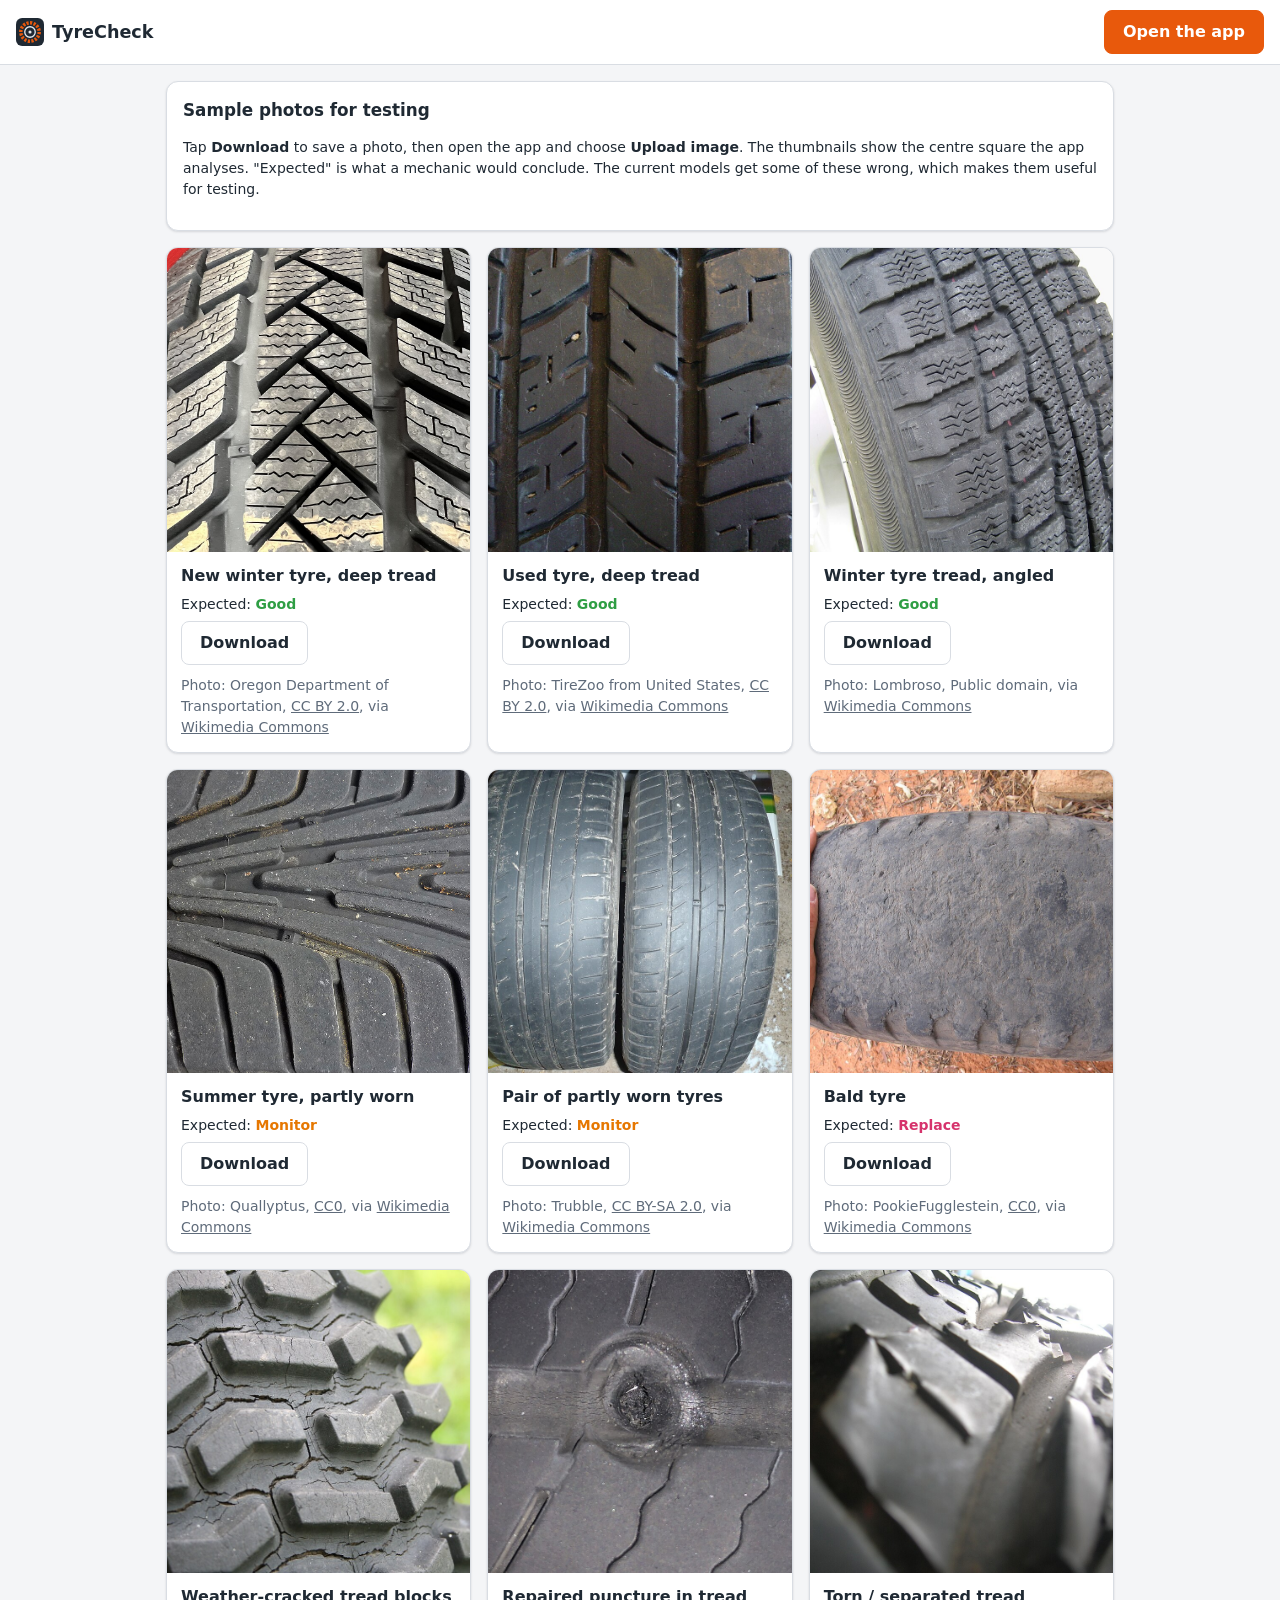
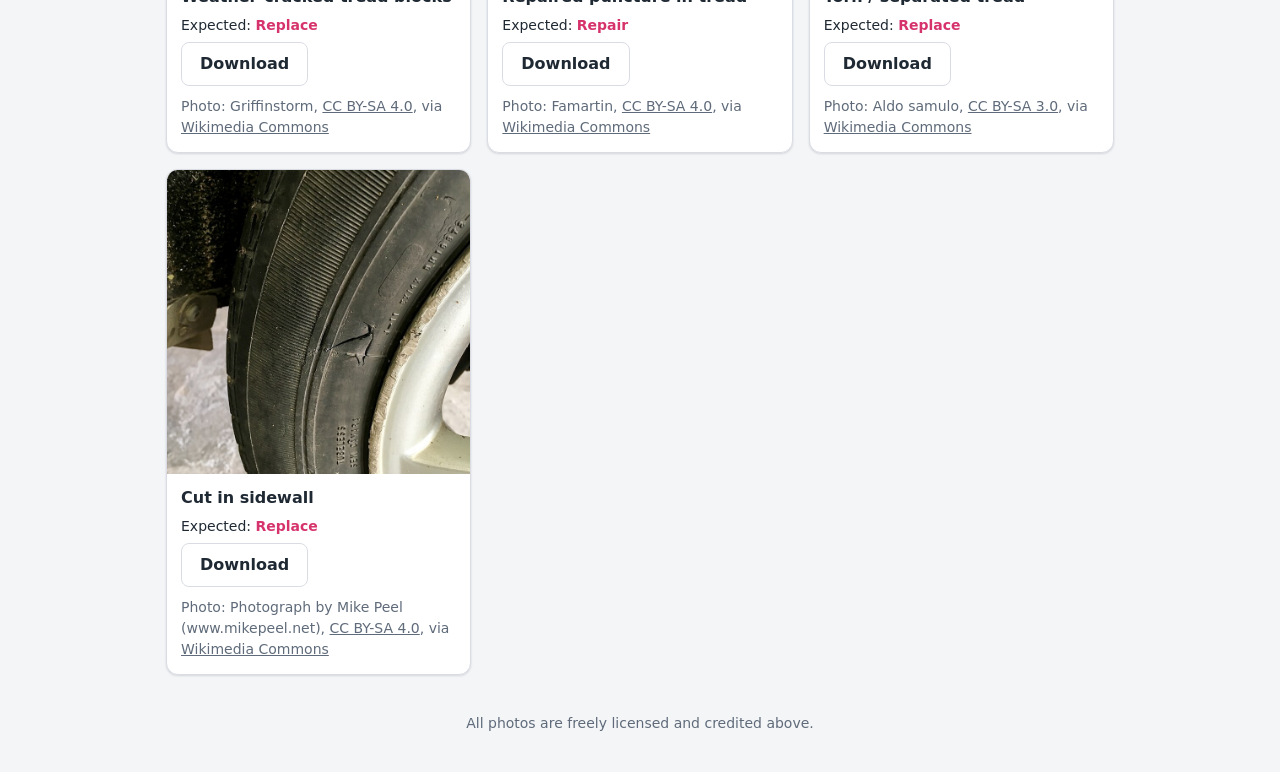
<file: web/samples/index.html>
<!doctype html>
<html lang="en">
<head>
  <meta charset="utf-8">
  <meta name="viewport" content="width=device-width, initial-scale=1">
  <title>TyreCheck Samples</title>
  <meta name="description" content="Ten freely licensed tyre photos for testing TyreCheck.">
  <link rel="icon" href="../icons/icon.svg" type="image/svg+xml">
  <link rel="stylesheet" href="../style.css">
  <style>
    .samples { list-style: none; margin: 0; padding: 0; display: grid; gap: 16px; grid-template-columns: repeat(auto-fill, minmax(260px, 1fr)); }
    .sample { padding: 0; overflow: hidden; display: flex; flex-direction: column; }
    .sample img { display: block; width: 100%; aspect-ratio: 1; object-fit: cover; }
    .sample-body { padding: 12px 14px 14px; display: grid; gap: 6px; justify-items: start; }
    .credit { margin: 4px 0 0; overflow-wrap: anywhere; }
    .credit a, .intro a { color: inherit; }
  </style>
</head>
<body>
  <header class="topbar">
    <a class="brand" href="../" style="color:inherit;text-decoration:none">
      <img src="../icons/icon.svg" alt="" width="28" height="28"><span>TyreCheck</span>
    </a>
    <a class="btn btn-primary" href="../">Open the app</a>
  </header>
  <main>
    <section class="card intro">
      <h2>Sample photos for testing</h2>
      <p class="small">Tap <strong>Download</strong> to save a photo, then open the app and choose <strong>Upload image</strong>.
      The thumbnails show the centre square the app analyses. "Expected" is what a mechanic would conclude.
      The current models get some of these wrong, which makes them useful for testing.</p>
    </section>
    <ul class="samples">
      <li class="card sample">
        <a href="01-new-winter-tyre.jpg" download><img src="01-new-winter-tyre.jpg" alt="New winter tyre, deep tread" loading="lazy"></a>
        <div class="sample-body">
          <div class="finding-text">New winter tyre, deep tread</div>
          <div class="small">Expected: <strong class="status-ok">Good</strong></div>
          <a class="btn" href="01-new-winter-tyre.jpg" download>Download</a>
          <p class="small muted credit">Photo: Oregon Department of Transportation, <a href="https://creativecommons.org/licenses/by/2.0">CC BY 2.0</a>, via <a href="https://commons.wikimedia.org/wiki/File:Snow_tire_tread_(54090730101).jpg">Wikimedia Commons</a></p>
        </div>
      </li>
      <li class="card sample">
        <a href="02-used-deep-tread.jpg" download><img src="02-used-deep-tread.jpg" alt="Used tyre, deep tread" loading="lazy"></a>
        <div class="sample-body">
          <div class="finding-text">Used tyre, deep tread</div>
          <div class="small">Expected: <strong class="status-ok">Good</strong></div>
          <a class="btn" href="02-used-deep-tread.jpg" download>Download</a>
          <p class="small muted credit">Photo: TireZoo from United States, <a href="https://creativecommons.org/licenses/by/2.0">CC BY 2.0</a>, via <a href="https://commons.wikimedia.org/wiki/File:Used_Tire_Tread_(5690529503).jpg">Wikimedia Commons</a></p>
        </div>
      </li>
      <li class="card sample">
        <a href="03-winter-tyre-angled.jpg" download><img src="03-winter-tyre-angled.jpg" alt="Winter tyre tread, angled" loading="lazy"></a>
        <div class="sample-body">
          <div class="finding-text">Winter tyre tread, angled</div>
          <div class="small">Expected: <strong class="status-ok">Good</strong></div>
          <a class="btn" href="03-winter-tyre-angled.jpg" download>Download</a>
          <p class="small muted credit">Photo: Lombroso, Public domain, via <a href="https://commons.wikimedia.org/wiki/File:Studless_tire_2.jpg">Wikimedia Commons</a></p>
        </div>
      </li>
      <li class="card sample">
        <a href="04-partly-worn-summer.jpg" download><img src="04-partly-worn-summer.jpg" alt="Summer tyre, partly worn" loading="lazy"></a>
        <div class="sample-body">
          <div class="finding-text">Summer tyre, partly worn</div>
          <div class="small">Expected: <strong class="status-monitor">Monitor</strong></div>
          <a class="btn" href="04-partly-worn-summer.jpg" download>Download</a>
          <p class="small muted credit">Photo: Quallyptus, <a href="http://creativecommons.org/publicdomain/zero/1.0/deed.en">CC0</a>, via <a href="https://commons.wikimedia.org/wiki/File:Autoreifen_mit_Verschlei%C3%9Fanzeige.JPG">Wikimedia Commons</a></p>
        </div>
      </li>
      <li class="card sample">
        <a href="05-partly-worn-pair.jpg" download><img src="05-partly-worn-pair.jpg" alt="Pair of partly worn tyres" loading="lazy"></a>
        <div class="sample-body">
          <div class="finding-text">Pair of partly worn tyres</div>
          <div class="small">Expected: <strong class="status-monitor">Monitor</strong></div>
          <a class="btn" href="05-partly-worn-pair.jpg" download>Download</a>
          <p class="small muted credit">Photo: Trubble, <a href="https://creativecommons.org/licenses/by-sa/2.0">CC BY-SA 2.0</a>, via <a href="https://commons.wikimedia.org/wiki/File:Michelin_Pilot_Primacy_HP_(5285287620).jpg">Wikimedia Commons</a></p>
        </div>
      </li>
      <li class="card sample">
        <a href="06-bald-tyre.jpg" download><img src="06-bald-tyre.jpg" alt="Bald tyre" loading="lazy"></a>
        <div class="sample-body">
          <div class="finding-text">Bald tyre</div>
          <div class="small">Expected: <strong class="status-replace">Replace</strong></div>
          <a class="btn" href="06-bald-tyre.jpg" download>Download</a>
          <p class="small muted credit">Photo: PookieFugglestein, <a href="http://creativecommons.org/publicdomain/zero/1.0/deed.en">CC0</a>, via <a href="https://commons.wikimedia.org/wiki/File:Bald_tyre.jpg">Wikimedia Commons</a></p>
        </div>
      </li>
      <li class="card sample">
        <a href="07-weather-cracked.jpg" download><img src="07-weather-cracked.jpg" alt="Weather-cracked tread blocks" loading="lazy"></a>
        <div class="sample-body">
          <div class="finding-text">Weather-cracked tread blocks</div>
          <div class="small">Expected: <strong class="status-replace">Replace</strong></div>
          <a class="btn" href="07-weather-cracked.jpg" download>Download</a>
          <p class="small muted credit">Photo: Griffinstorm, <a href="https://creativecommons.org/licenses/by-sa/4.0">CC BY-SA 4.0</a>, via <a href="https://commons.wikimedia.org/wiki/File:Weather-cracked_Tire.JPG">Wikimedia Commons</a></p>
        </div>
      </li>
      <li class="card sample">
        <a href="08-puncture.jpg" download><img src="08-puncture.jpg" alt="Repaired puncture in tread" loading="lazy"></a>
        <div class="sample-body">
          <div class="finding-text">Repaired puncture in tread</div>
          <div class="small">Expected: <strong class="status-replace">Repair</strong></div>
          <a class="btn" href="08-puncture.jpg" download>Download</a>
          <p class="small muted credit">Photo: Famartin, <a href="https://creativecommons.org/licenses/by-sa/4.0">CC BY-SA 4.0</a>, via <a href="https://commons.wikimedia.org/wiki/File:2022-07-01_23_20_01_A_puncture_in_a_automobile_tire_along_Aquetong_Lane_in_the_Mountainview_section_of_Ewing_Township,_Mercer_County,_New_Jersey.jpg">Wikimedia Commons</a></p>
        </div>
      </li>
      <li class="card sample">
        <a href="09-torn-tread.jpg" download><img src="09-torn-tread.jpg" alt="Torn / separated tread" loading="lazy"></a>
        <div class="sample-body">
          <div class="finding-text">Torn / separated tread</div>
          <div class="small">Expected: <strong class="status-replace">Replace</strong></div>
          <a class="btn" href="09-torn-tread.jpg" download>Download</a>
          <p class="small muted credit">Photo: Aldo samulo, <a href="https://creativecommons.org/licenses/by-sa/3.0">CC BY-SA 3.0</a>, via <a href="https://commons.wikimedia.org/wiki/File:Ban_rusak.JPG">Wikimedia Commons</a></p>
        </div>
      </li>
      <li class="card sample">
        <a href="10-sidewall-cut.jpg" download><img src="10-sidewall-cut.jpg" alt="Cut in sidewall" loading="lazy"></a>
        <div class="sample-body">
          <div class="finding-text">Cut in sidewall</div>
          <div class="small">Expected: <strong class="status-replace">Replace</strong></div>
          <a class="btn" href="10-sidewall-cut.jpg" download>Download</a>
          <p class="small muted credit">Photo: Photograph by Mike Peel (www.mikepeel.net), <a href="https://creativecommons.org/licenses/by-sa/4.0">CC BY-SA 4.0</a>, via <a href="https://commons.wikimedia.org/wiki/File:Cars_in_S%C3%A3o_Paulo_2017_09.jpg">Wikimedia Commons</a></p>
        </div>
      </li>
    </ul>
  </main>
  <footer><p class="small muted">All photos are freely licensed and credited above.</p></footer>
</body>
</html>
</file>
<file: web/style.css>
:root {
  --bg: #f4f5f7;
  --surface: #ffffff;
  --surface-2: #eef0f3;
  --text: #1f2933;
  --muted: #5f6b7a;
  --border: #d9dde3;
  --accent: #e8590c;
  --accent-text: #ffffff;
  --ok: #2f9e44;
  --warn: #e67700;
  --bad: #d6336c;
  --ok-bg: #ebfbee;
  --warn-bg: #fff4e6;
  --bad-bg: #fff0f6;
  --radius: 12px;
  --shadow: 0 1px 2px rgba(16, 24, 40, 0.06), 0 1px 3px rgba(16, 24, 40, 0.08);
  color-scheme: light;
}

@media (prefers-color-scheme: dark) {
  :root:not([data-theme="light"]) {
    --bg: #12161b;
    --surface: #1b2128;
    --surface-2: #252d36;
    --text: #e6e9ed;
    --muted: #9aa5b1;
    --border: #323b46;
    --accent: #ff7a2e;
    --accent-text: #12161b;
    --ok: #51cf66;
    --warn: #ffa94d;
    --bad: #f06595;
    --ok-bg: #16301d;
    --warn-bg: #3a2a14;
    --bad-bg: #3a1826;
    --shadow: none;
    color-scheme: dark;
  }
}

* { box-sizing: border-box; }
[hidden] { display: none !important; }

body {
  margin: 0;
  background: var(--bg);
  color: var(--text);
  font: 16px/1.5 system-ui, -apple-system, "Segoe UI", Roboto, sans-serif;
}

h2 { font-size: 1.05rem; margin: 0 0 12px; }
code { font-size: 0.9em; }
.muted { color: var(--muted); font-weight: normal; }
.visually-hidden {
  position: absolute;
  width: 1px;
  height: 1px;
  overflow: hidden;
  clip-path: inset(50%);
  white-space: nowrap;
}
.small { font-size: 0.875rem; }

.topbar {
  position: sticky;
  top: 0;
  z-index: 10;
  display: flex;
  align-items: center;
  justify-content: space-between;
  gap: 12px;
  padding: 10px 16px;
  background: var(--surface);
  border-bottom: 1px solid var(--border);
}
.brand { display: flex; align-items: center; gap: 8px; font-weight: 700; font-size: 1.1rem; }

.pill {
  font-size: 0.8rem;
  padding: 3px 10px;
  border-radius: 999px;
  background: var(--surface-2);
  color: var(--muted);
  white-space: nowrap;
}
.pill-ready { background: var(--ok-bg); color: var(--ok); }
.pill-error { background: var(--bad-bg); color: var(--bad); }

main { max-width: 980px; margin: 0 auto; padding: 16px; display: grid; gap: 16px; }

.card {
  background: var(--surface);
  border: 1px solid var(--border);
  border-radius: var(--radius);
  box-shadow: var(--shadow);
  padding: 16px;
}

.banner {
  padding: 10px 14px;
  border-radius: var(--radius);
  background: var(--warn-bg);
  color: var(--text);
  border: 1px solid var(--warn);
}
.banner-error { background: var(--bad-bg); border-color: var(--bad); }

.dropzone {
  border: 2px dashed var(--border);
  border-radius: var(--radius);
  padding: 20px 16px;
  text-align: center;
  transition: border-color 0.15s, background 0.15s;
}
.dropzone.dragover { border-color: var(--accent); background: var(--surface-2); }
.capture-buttons { display: flex; gap: 12px; justify-content: center; flex-wrap: wrap; }
.tips { text-align: left; color: var(--muted); max-width: 520px; margin: 12px auto 0; padding-left: 20px; }

.btn {
  display: inline-flex;
  align-items: center;
  justify-content: center;
  min-height: 44px;
  padding: 0 18px;
  border-radius: 8px;
  border: 1px solid var(--border);
  background: var(--surface);
  color: var(--text);
  font: inherit;
  font-weight: 600;
  text-decoration: none;
  cursor: pointer;
}
.btn:hover { background: var(--surface-2); }
.btn:disabled, .btn.disabled { opacity: 0.5; pointer-events: none; }
.btn-primary { background: var(--accent); border-color: var(--accent); color: var(--accent-text); }
.btn-primary:hover { background: var(--accent); filter: brightness(1.08); }
.btn-ghost { border-color: transparent; background: transparent; color: var(--muted); min-height: 36px; padding: 0 10px; }
button:focus-visible, .btn:focus-within {
  outline: 3px solid var(--accent);
  outline-offset: 2px;
}

.result-grid { display: grid; grid-template-columns: minmax(0, 1fr) minmax(0, 1.1fr); gap: 20px; }
.photo-wrap { position: relative; aspect-ratio: 1; border-radius: 10px; overflow: hidden; background: var(--surface-2); }
.photo-wrap canvas { position: absolute; inset: 0; width: 100%; height: 100%; }
.busy {
  position: absolute;
  inset: 0;
  display: grid;
  place-content: center;
  justify-items: center;
  gap: 8px;
  background: rgba(0, 0, 0, 0.45);
  color: #fff;
  font-weight: 600;
}
.spinner {
  width: 36px;
  height: 36px;
  border: 4px solid rgba(255, 255, 255, 0.35);
  border-top-color: #fff;
  border-radius: 50%;
  animation: spin 0.8s linear infinite;
}
@keyframes spin { to { transform: rotate(360deg); } }

.segmented { display: flex; margin-top: 10px; border: 1px solid var(--border); border-radius: 8px; overflow: hidden; }
.segmented button {
  flex: 1;
  min-height: 40px;
  border: 0;
  background: var(--surface);
  color: var(--text);
  font: inherit;
  font-size: 0.875rem;
  cursor: pointer;
}
.segmented button + button { border-left: 1px solid var(--border); }
.segmented button[aria-checked="true"] { background: var(--text); color: var(--surface); font-weight: 600; }
.segmented button:disabled { color: var(--muted); cursor: not-allowed; }

.score-head { display: flex; align-items: center; gap: 16px; margin-bottom: 16px; }
.gauge { width: 112px; height: 112px; flex: none; }
.gauge .track { stroke: var(--surface-2); }
.gauge .value { transition: stroke-dashoffset 0.6s ease; }
.gauge text { fill: var(--text); font-weight: 700; }
.status-ok { color: var(--ok); }
.status-monitor { color: var(--warn); }
.status-replace { color: var(--bad); }
.headline { font-size: 1.35rem; font-weight: 700; margin: 0; }

.finding { padding: 12px 0; border-top: 1px solid var(--border); }
.finding-top { display: flex; justify-content: space-between; gap: 8px; align-items: baseline; }
.finding-aspect { font-size: 0.8rem; text-transform: uppercase; letter-spacing: 0.04em; color: var(--muted); }
.finding-text { font-weight: 600; }
.badge {
  display: inline-block;
  margin-left: 6px;
  padding: 0 6px;
  border-radius: 4px;
  background: var(--warn-bg);
  color: var(--warn);
  border: 1px solid var(--warn);
  font-size: 0.7rem;
  letter-spacing: 0.02em;
  vertical-align: 1px;
}
.bar { height: 8px; border-radius: 4px; background: var(--surface-2); margin-top: 6px; overflow: hidden; }
.bar > span { display: block; height: 100%; border-radius: 4px; }
.sev-ok { background: var(--ok); }
.sev-warn { background: var(--warn); }
.sev-bad { background: var(--bad); }

.recs { margin: 12px 0 0; padding-left: 20px; }
.recs li { margin-bottom: 6px; }
.note { padding: 10px 12px; border-radius: 8px; background: var(--warn-bg); margin-top: 12px; }

.quality { padding: 10px 12px; border-radius: 8px; background: var(--warn-bg); margin-bottom: 12px; font-size: 0.9rem; }
.quality.severe { background: var(--bad-bg); }
.quality ul { margin: 4px 0 8px; padding-left: 18px; }

.actions { display: flex; gap: 12px; margin-top: 16px; flex-wrap: wrap; }
.disclaimer { color: var(--muted); border-top: 1px solid var(--border); margin: 16px 0 0; padding-top: 10px; }

.row-between { display: flex; justify-content: space-between; align-items: center; gap: 8px; }
.history { list-style: none; margin: 0; padding: 0; display: grid; gap: 8px; }
.history li { display: flex; gap: 12px; align-items: center; padding: 8px; border-radius: 8px; background: var(--surface-2); }
.history img { width: 48px; height: 48px; border-radius: 6px; object-fit: cover; flex: none; }
.history .h-main { flex: 1; min-width: 0; }
.history .h-title { font-weight: 600; overflow: hidden; text-overflow: ellipsis; white-space: nowrap; }
.history .h-score { font-weight: 700; font-size: 1.1rem; }

footer { text-align: center; padding: 8px 16px 24px; }

@media (max-width: 720px) {
  .result-grid { grid-template-columns: 1fr; }
}

@media print {
  body { background: #fff; color: #000; }
  .topbar, .no-print, .card:not(.result), #demo-banner, #error-banner, .segmented { display: none !important; }
  .card { border: 0; box-shadow: none; padding: 0; }
  main { padding: 0; }
  .result-grid { grid-template-columns: 1fr 1.3fr; }
}
</file>
